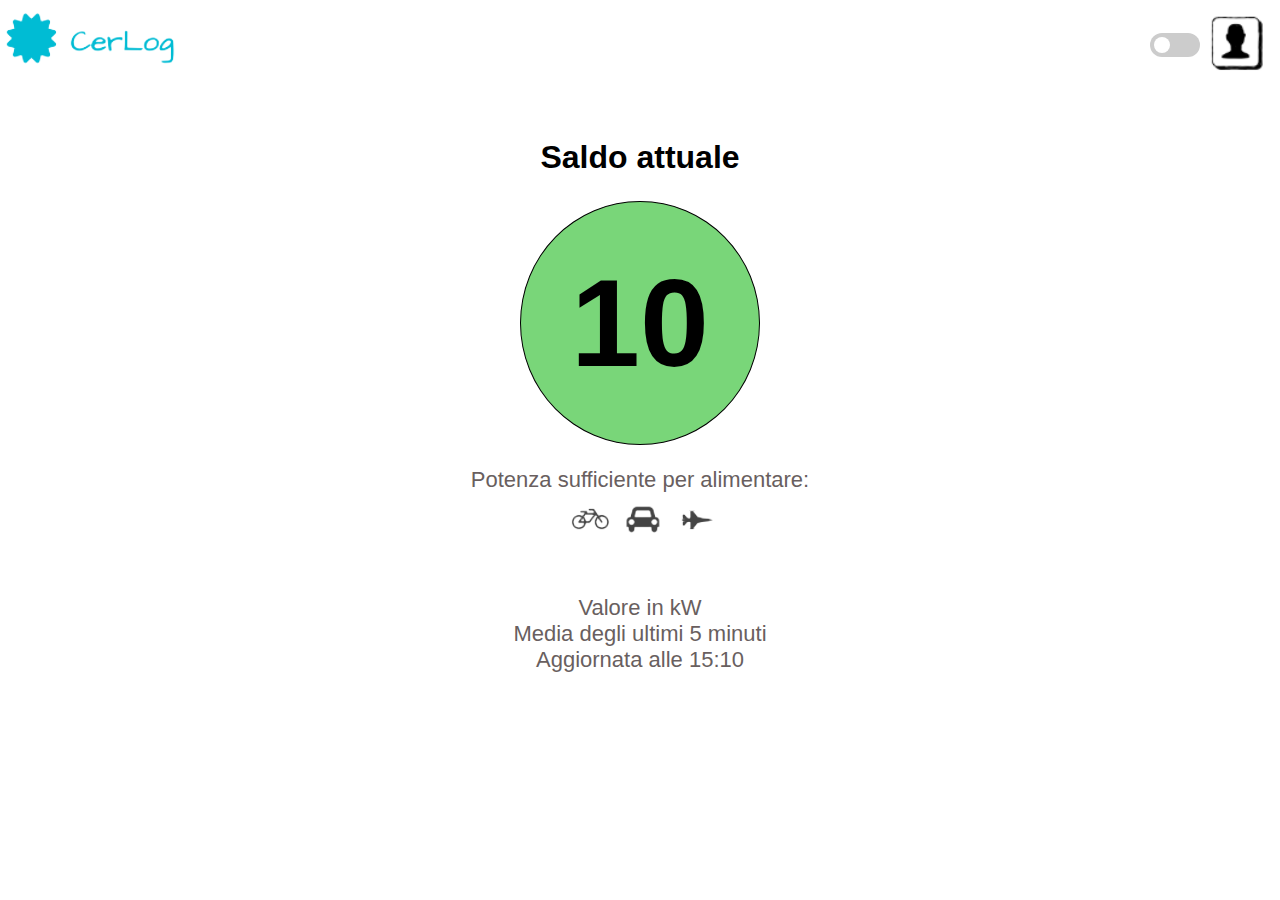
<file: index.html>
<!DOCTYPE html>
<html lang="en">

<head>
    <meta charset="UTF-8">
    <meta http-equiv="X-UA-Compatible" content="IE=edge">
    <meta name="viewport" content="width=device-width, initial-scale=1.0">
    <title>Saldo attuale</title>
    <link rel="stylesheet" href="style.css">
</head>

<body>
    <header class="header">
        <section class="logo">
            <img src="logo.png" alt="Logo CerLog">
        </section>

        <section class="user-menu"> 
            <div class="profile" onclick="menuToggle()">
                <picture>
                    <img src="userdark.png" id="darkUserPic">
                    <img src="user.png" id="lightUserPic">
                </picture>
            </div>
            <div class="dropdown-menu">
                <ul>
                    <li><a href="#">Saldo attuale</a></li>
                    <li><a href="contributopersonale.html">Contributo personale</a></li>
                    <li><a href="situazionecomunita.html">Situazione comunità</a></li>
                    <li><a href="storicocomunita.html">Storico comunità</a></li>
                </ul>
            </div>
        </section>
    </header>

    <label class="switch">
        <input type="checkbox" onclick="darkMode()">
        <span class="slider round"></span>
    </label>

    <br>
    <h1 class="tablet-title text-center">Saldo attuale</h1>

    <br><br><br>
    <section id="consumption-indicator">
        <button id="indicator-value" class="bg-green text-big text-black border-round">10</button>
    </section>

    <div class="useful-info">
        <p class="consumption-info text-center">Potenza sufficiente per alimentare:</p>
        <img id="lightIcons" class="icons" src="icons.png" alt="icons">
        <img id="darkIcons" class="icons" src="iconsdark.png">
        <p class="consumption-info text-center text-small">Valore in kW <br>Media degli ultimi 5 minuti <br>Aggiornata
            alle
            <span id="hour"></span>
        </p>
    </div>

    <script src="index.js"></script>
</body>

</html>
</file>
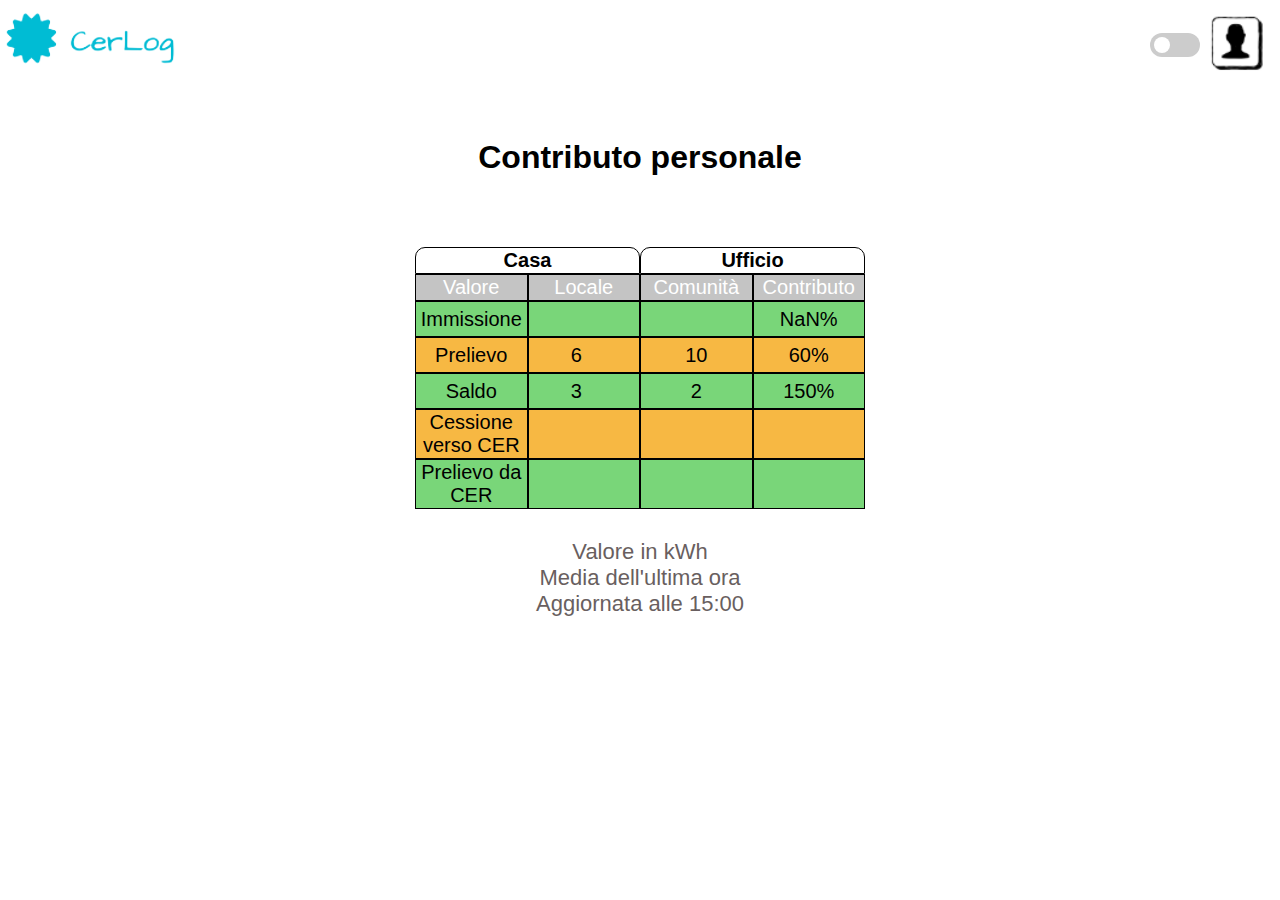
<file: contributopersonale.html>
<!DOCTYPE html>
<html lang="en">

<head>
    <meta charset="UTF-8">
    <meta http-equiv="X-UA-Compatible" content="IE=edge">
    <meta name="viewport" content="width=device-width, initial-scale=1.0">
    <title>Contributo personale</title>
    <link rel="stylesheet" href="style.css">
</head>

<body>
    <header>
        <section class="logo">
            <img src="logo.png" alt="Logo CerLog">
        </section>

        <section class="user-menu">
            <div class="profile" onclick="menuToggle()">
                <picture>
                    <img src="userdark.png" id="darkUserPic">
                    <img src="user.png" id="lightUserPic">
                </picture>
            </div>
            <div class="dropdown-menu">
                <ul>
                    <li><a href="index.html">Saldo attuale</a></li>
                    <li><a href="#">Contributo personale</a></li>
                    <li><a href="situazionecomunita.html">Situazione comunità</a></li>
                    <li><a href="storicocomunita.html">Storico comunità</a></li>
                </ul>
            </div>
        </section>
    </header>

    <label class="switch">
        <input type="checkbox" onclick="darkMode()">
        <span class="slider round"></span>
    </label>

    <br>
    <h1 class="tablet-title text-center">Contributo personale</h1>

    <section id="tab">
        <span id="home" class="tab-content">
            <table class="text-center">
                <thead>
                    <th class="tab-links bg-clicked" onclick="openTab(event, 'home')" colspan="2">Casa</th>
                    <th class="tab-links bg-clicked" onclick="openTab(event, 'office')" colspan="2">Ufficio</th>
                </thead>
                <tbody>
                    <tr class="bg-gray text-white">
                        <td>Valore</td>
                        <td>Locale</td>
                        <td>Comunità</td>
                        <td>Contributo</td>
                    </tr>
                    <tr class="bg-green">
                        <td>Immissione</td>
                        <td><input id="cell1" class="bg-green" type="number" step="1"
                                onchange="calculatePercentage('cell1','community','output'), randomizeItem('cell1')">
                        </td>
                        <td id="community"></td>
                        <td id="output">25%</td>
                    </tr>
                    <tr class="bg-orange">
                        <td>Prelievo</td>
                        <td><input id="cell2" class="bg-orange" type="number" step="1" value="6"
                                onchange="calculatePercentage('cell2', 'community2', 'output2')"></td>
                        <td id="community2">10</td>
                        <td id="output2">10%</td>
                    </tr>
                    <tr class="bg-green">
                        <td>Saldo</td>
                        <td><input id="cell3" class="bg-green" type="number" step="1" value="3"
                                onchange="calculatePercentage('cell3', 'community3', 'output3')"></td>
                        <td id="community3">2</td>
                        <td id="output3">50%</td>
                    </tr>
                    <tr class="bg-orange">
                        <td>Cessione verso CER</td>
                        <td></td>
                        <td></td>
                        <td></td>
                    </tr>
                    <tr class="bg-green">
                        <td>Prelievo da CER</td>
                        <td></td>
                        <td></td>
                        <td></td>
                    </tr>
                </tbody>
            </table>
        </span>

        <span id="office" class="tab-content">
            <table class="text-center">
                <thead>
                    <th class="tab-links" onclick="openTab(event, 'home')" colspan="2">Casa</th>
                    <th class="tab-links" onclick="openTab(event, 'office')" colspan="2">Ufficio</th>
                </thead>
                <tbody>
                    <tr class="bg-gray text-white">
                        <td>Valore</td>
                        <td>Locale</td>
                        <td>Comunità</td>
                        <td>Contributo</td>
                    </tr>
                    <tr class="bg-orange">
                        <td>Immissione</td>
                        <td><input id="cell4" class="bg-orange" type="number" step="1" value="6"
                                onchange="calculatePercentage('cell4','community4','output4')"></td>
                        <td id="community4">24</td>
                        <td id="output4">25%</td>
                    </tr>
                    <tr class="bg-green">
                        <td>Prelievo</td>
                        <td><input id="cell5" class="bg-green" type="number" step="1" value="4"
                                onchange="calculatePercentage('cell5','community5','output5')"></td>
                        <td id="community5">10</td>
                        <td id="output5">40%</td>
                    </tr>
                    <tr class="bg-orange">
                        <td>Saldo</td>
                        <td><input id="cell6" class="bg-orange" type="number" step="1" value="1"
                                onchange="calculatePercentage('cell6','community6','output6')"></td>
                        <td id="community6">2</td>
                        <td id="output6">50%</td>
                    </tr>
                    <tr class="bg-green">
                        <td>Cessione verso CER</td>
                        <td></td>
                        <td></td>
                        <td></td>
                    </tr>
                    <tr class="bg-orange">
                        <td>Prelievo da CER</td>
                        <td></td>
                        <td></td>
                        <td></td>
                    </tr>
                </tbody>
            </table>
        </span>
    </section>

    <br><br><br><br><br><br>
    <p class="consumption-info text-center text-small">Valore in kWh <br>Media dell'ultima ora <br>Aggiornata alle
        <span id="hour"></span>
    </p>

    <script src="averageHour.js"></script>
    <script type="module" src="newFile.js"></script>
</body>

</html>
</file>
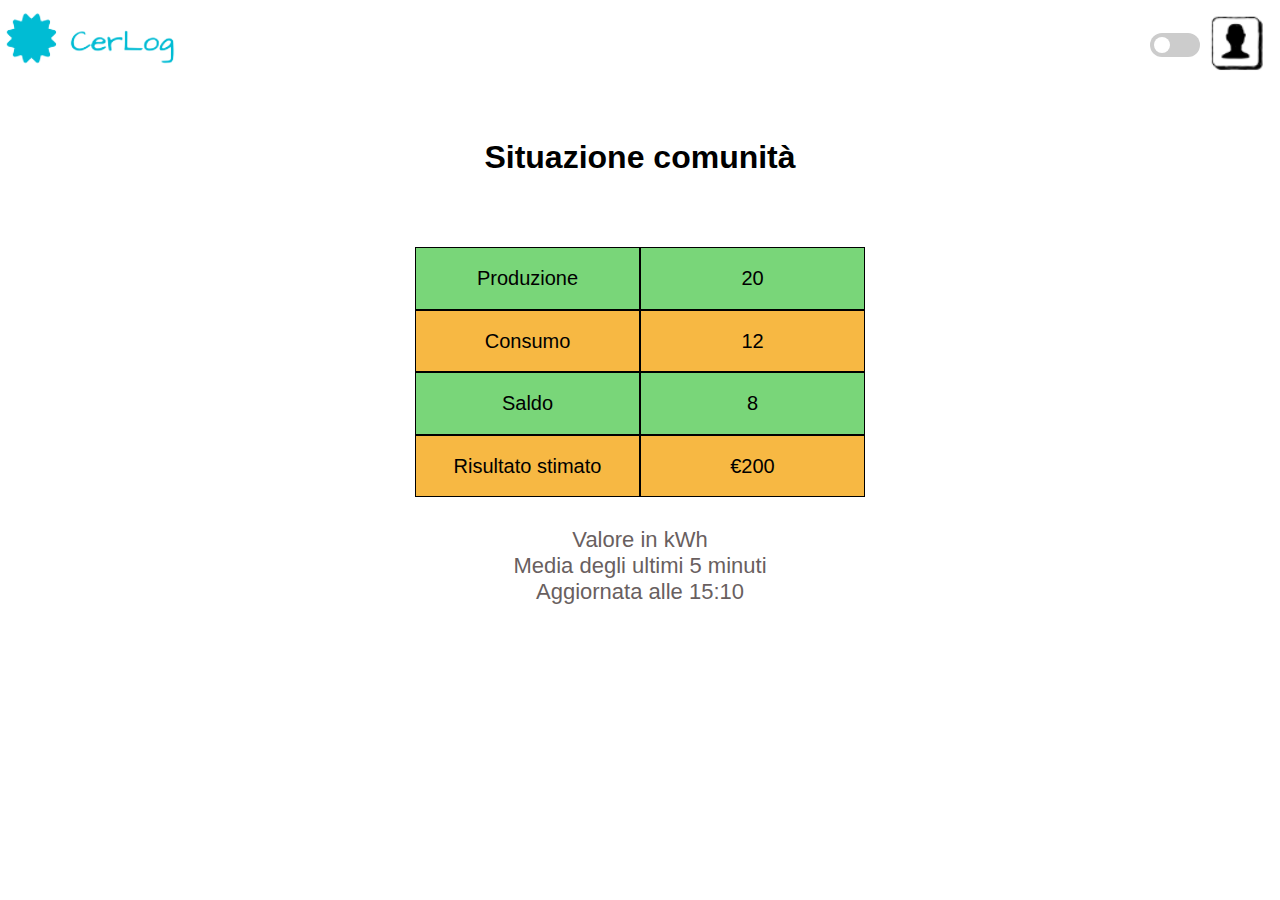
<file: situazionecomunita.html>
<!DOCTYPE html>
<html lang="en">

<head>
    <meta charset="UTF-8">
    <meta http-equiv="X-UA-Compatible" content="IE=edge">
    <meta name="viewport" content="width=device-width, initial-scale=1.0">
    <title>Situazione comunità</title>
    <link rel="stylesheet" href="style.css">
</head>

<body>
    <header>
        <section class="logo">
            <img src="logo.png" alt="Logo CerLog">
        </section>

        <section class="user-menu">
            <div class="profile" onclick="menuToggle()">
                <picture>
                    <img src="userdark.png" id="darkUserPic">
                    <img src="user.png" id="lightUserPic">
                </picture>
            </div>
            <div class="dropdown-menu">
                <ul>
                    <li><a href="index.html">Saldo attuale</a></li>
                    <li><a href="contributopersonale.html">Contributo personale</a></li>
                    <li><a href="#">Situazione comunità</a></li>
                    <li><a href="storicocomunita.html">Storico comunità</a></li>
                </ul>
            </div>
        </section>
    </header>

    <label class="switch">
        <input type="checkbox" onclick="darkMode()">
        <span class="slider round"></span>
    </label>

    <br>
    <h1 class="tablet-title text-center">Situazione comunità</h1>

    <section class="tabella-sitc">
        <table class="text-center">
            <tbody>
                <tr class="bg-green">
                    <td>Produzione</td>
                    <td>20</td>
                </tr>
                <tr class="bg-orange">
                    <td>Consumo</td>
                    <td>12</td>
                </tr>
                <tr class="bg-green">
                    <td>Saldo</td>
                    <td>8</td>
                </tr>
                <tr class="bg-orange">
                    <td>Risultato stimato</td>
                    <td>€200</td>
                </tr>
            </tbody>
        </table>
    </section>

    <br><br><br><br><br><br>
    <p class="consumption-info text-center text-small">Valore in kWh <br>Media degli ultimi 5 minuti <br>Aggiornata alle
        <span id="hour"></span>
    </p>

    <script src="index.js"></script>
</body>

</html>
</file>
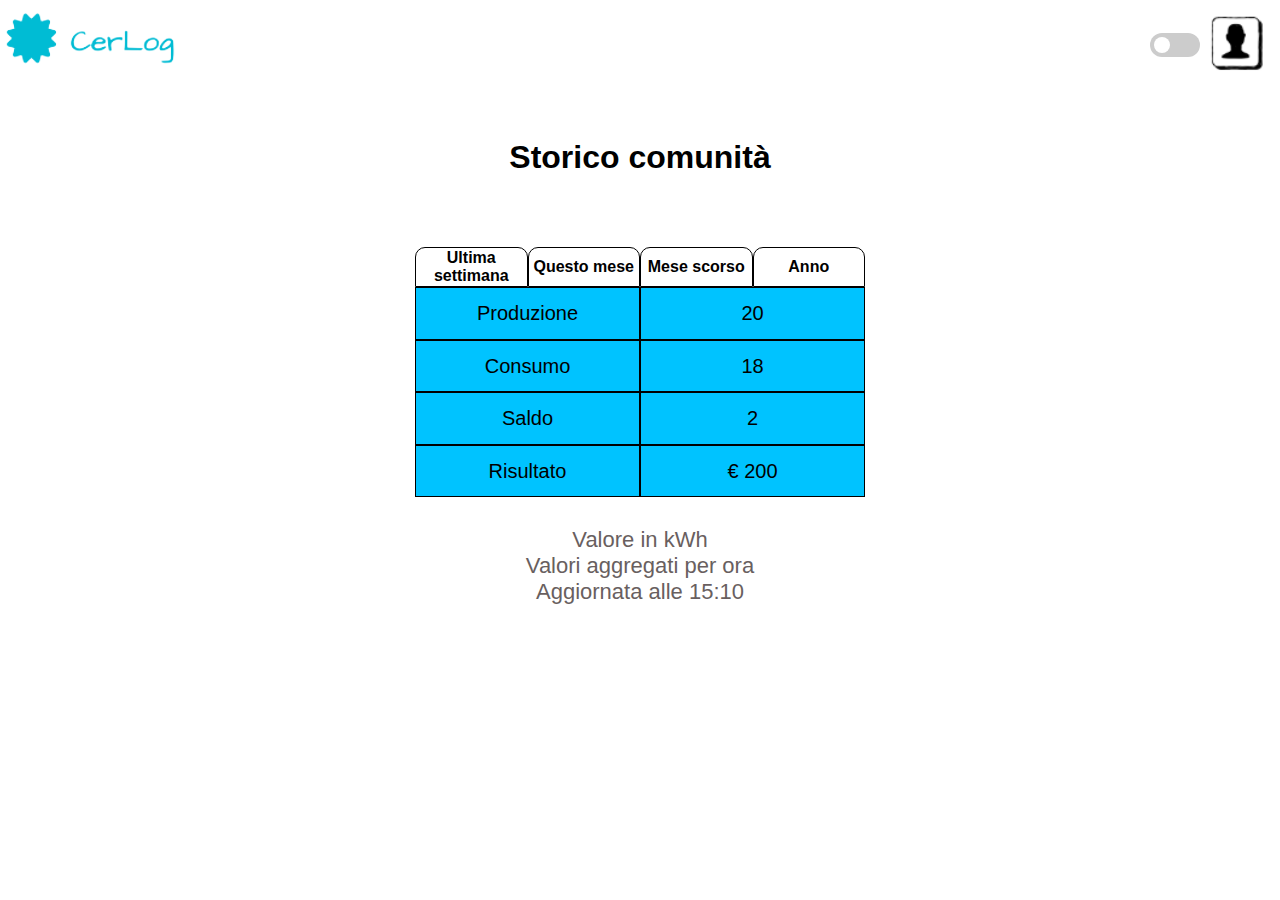
<file: storicocomunita.html>
<!DOCTYPE html>
<html lang="en">

<head>
    <meta charset="UTF-8">
    <meta http-equiv="X-UA-Compatible" content="IE=edge">
    <meta name="viewport" content="width=device-width, initial-scale=1.0">
    <title>Storico comunità</title>
    <link rel="stylesheet" href="style.css">
</head>

<body>
    <header>
        <section class="logo">
            <img src="logo.png" alt="Logo CerLog">
        </section>

        <section class="user-menu">
            <div class="profile" onclick="menuToggle()">
                <picture>
                    <img src="userdark.png" id="darkUserPic">
                    <img src="user.png" id="lightUserPic">
                </picture>
            </div>
            <div class="dropdown-menu">
                <ul>
                    <li><a href="index.html">Saldo attuale</a></li>
                    <li><a href="contributopersonale.html">Contributo personale</a></li>
                    <li><a href="situazionecomunita.html">Situazione comunità</a></li>
                    <li><a href="#">Storico comunità</a></li>
                </ul>
            </div>
        </section>
    </header>

    <label class="switch">
        <input type="checkbox" onclick="darkMode()">
        <span class="slider round"></span>
    </label>

    <br>
    <h1 class="tablet-title text-center">Storico comunità</h1>

    <section class="tab">
        <span id="lastWeek" class="tab-content">
            <table class="text-center">
                <thead class="text-small">
                    <th class="tab-links" onclick="openTab(event, 'lastWeek')">Ultima settimana</th>
                    <th class="tab-links" onclick="openTab(event, 'thisMonth')">Questo mese</th>
                    <th class="tab-links" onclick="openTab(event, 'lastMonth')">Mese scorso</th>
                    <th class="tab-links" onclick="openTab(event, 'year')">Anno</th>
                </thead>
                <tbody class="bg-blue">
                    <tr>
                        <td colspan="2">Produzione</td>
                        <td colspan="2">20</td>
                    </tr>
                    <tr>
                        <td colspan="2">Consumo</td>
                        <td colspan="2">18</td>
                    </tr>
                    <tr>
                        <td colspan="2">Saldo</td>
                        <td colspan="2">2</td>
                    </tr>
                    <tr>
                        <td colspan="2">Risultato</td>
                        <td colspan="2">€ 200</td>
                    </tr>
                </tbody>
            </table>
        </span>

        <span id="thisMonth" class="tab-content">
            <table class="text-center">
                <thead class="text-small">
                    <th class="tab-links" onclick="openTab(event, 'lastWeek')">Ultima settimana</th>
                    <th class="tab-links" onclick="openTab(event, 'thisMonth')">Questo mese</th>
                    <th class="tab-links" onclick="openTab(event, 'lastMonth')">Mese scorso</th>
                    <th class="tab-links" onclick="openTab(event, 'year')">Anno</th>
                </thead>
                <tbody class="bg-green">
                    <tr>
                        <td colspan="2">Produzione</td>
                        <td colspan="2">86</td>
                    </tr>
                    <tr>
                        <td colspan="2">Consumo</td> 
                        <td colspan="2">74</td>
                    </tr>
                    <tr>
                        <td colspan="2">Saldo</td>
                        <td colspan="2">12</td>
                    </tr>
                    <tr>
                        <td colspan="2">Risultato</td>
                        <td colspan="2">€ 1.200</td>
                    </tr>
                </tbody>
            </table>
        </span>


        <span id="lastMonth" class="tab-content">
            <table class="text-center">
                <thead class="text-small">
                    <th class="tab-links" onclick="openTab(event, 'lastWeek')">Ultima settimana</th>
                    <th class="tab-links" onclick="openTab(event, 'thisMonth')">Questo mese</th>
                    <th class="tab-links" onclick="openTab(event, 'lastMonth')">Mese scorso</th>
                    <th class="tab-links" onclick="openTab(event, 'year')">Anno</th>
                </thead>
                <tbody class="bg-orange">
                    <tr>
                        <td colspan="2">Produzione</td>
                        <td colspan="2">95</td>
                    </tr>
                    <tr>
                        <td colspan="2">Consumo</td>
                        <td colspan="2">89</td>
                    </tr>
                    <tr>
                        <td colspan="2">Saldo</td>
                        <td colspan="2">6</td>
                    </tr>
                    <tr>
                        <td colspan="2">Risultato</td>
                        <td colspan="2">€ 600</td>
                    </tr>
                </tbody>
            </table>
        </span>

        <span id="year" class="tab-content">
            <table class="text-center">
                <thead class="text-small">
                    <th class="tab-links" onclick="openTab(event, 'lastWeek')">Ultima settimana</th>
                    <th class="tab-links" onclick="openTab(event, 'thisMonth')">Questo mese</th>
                    <th class="tab-links" onclick="openTab(event, 'lastMonth')">Mese scorso</th>
                    <th class="tab-links" onclick="openTab(event, 'year')">Anno</th>
                </thead>
                <tbody class="bg-purple">
                    <tr>
                        <td colspan="2">Produzione</td>
                        <td colspan="2">1069</td>
                    </tr>
                    <tr>
                        <td colspan="2">Consumo</td>
                        <td colspan="2">994</td>
                    </tr>
                    <tr>
                        <td colspan="2">Saldo</td>
                        <td colspan="2">75</td>
                    </tr>
                    <tr>
                        <td colspan="2">Risultato</td>
                        <td colspan="2">€ 7.500</td>
                    </tr>
                </tbody>
            </table>
        </span>
    </section>

    <br><br><br><br><br><br>
    <p class="consumption-info text-center text-small">Valore in kWh <br>Valori aggregati per ora <br>Aggiornata alle
        <span id="hour"></span>
    </p>


    <script src="index.js"></script>
</body>

</html>
</file>
<file: style.css>
body {
    font-family: 'Segoe UI', Tahoma, Geneva, Verdana, sans-serif;
    margin: auto;
}

.bg-green {
    background-color: rgb(121, 214, 121);
}

.bg-red {
    background-color: red;
}

.bg-gray {
    background-color: rgb(196, 196, 196);
}

.bg-orange {
    background-color: rgb(247, 184, 67);
}

.bg-blue {
    background-color: rgb(0, 195, 255);
}

.bg-purple {
    background-color: rgb(204, 110, 223);
}

.text-center {
    text-align: center;
}

.text-big {
    font-size: 124px;
    font-weight: bold;
}

.text-small {
    font-size: 16px;
}

.text-black {
    color: rgb(0, 0, 0);
}

.text-white {
    color: #fff;
}

.border-round {
    border: 1px black solid;
    border-radius: 50%;
}

.header {
    width: 100%;
    z-index: 1;
}

ul {
    margin: 0;
    padding: 0;
    list-style: none;
    overflow: hidden;
}

a {
    display: block;
    padding: 5px;
    text-decoration: none;
}

a:visited {
    color: black;
}

.logo {
    float: left;
}

.user-menu {
    padding: 10px;
    position: relative;
    float: right;
    cursor: pointer;
}

.dropdown-menu {
    position: absolute;
    top: 80px;
    right: 6px;
    padding: 10px 20px;
    background-color: rgb(219, 255, 250);
    width: 200px;
    box-sizing: 0 5px 25px rgba(0, 0, 0, 0.1);
    border-radius: 15px;
    transition: 0.5s;
    visibility: hidden;
    opacity: 0;
}

.dropdown-menu.active {
    visibility: visible;
    opacity: 1;
    z-index: 9;
}

.dropdown-menu ul li {
    padding: 10px 0;
    border-top: 1px solid rgba(0, 0, 0, 0.05);
    direction: flex;
    align-items: center;
    justify-content: center;
}

.dropdown-menu ul li a {
    display: inline-block;
    font-weight: 500;
    transition: 0, 5s;
}

.dropdown-menu ul li:hover a {
    color: rgb(61, 204, 248);
}

#indicator-value {
    display: block;
    margin: 0 auto;
    padding: 50px;
}

.consumption-info {
    color: rgb(105, 95, 95);
    font-size: 22px;
}

.icons {
    display: block;
    margin: 0 auto;
    margin-top: -22px;
}

#hour {
    display: inline;
}

#hour2 {
    display: inline;
}

table {
    table-layout: fixed;
    width: 450px;
    height: 250px;
    border-spacing: 0;
    font-size: 20px;
    position: relative;
    top: 100px;
    margin: 0 auto;
    clear: both;
}

th {
    border-radius: 10px 10px 0 0;
}

th,
td {
    border: 1px solid black;
}

th:hover {
    background-color: rgb(197, 197, 197);
}

input {
    border: none;
    width: 50px;
    height: 30px;
    font-size: 20px;
    text-align: center;
}

.dark-mode {
    background-color: black;
    color: white;
}

.dark-mode th {
    background-color: white;
    color: black;
}

.dark-mode td {
    color: black;
}

.dark-mode #indicator-value {
    border: 1px solid #fff;
}

.dark-mode .consumption-info {
    color: #fff;
}

#darkUserPic {
    visibility: hidden;
}

.dark-mode #darkUserPic {
    visibility: visible;
    display: inline-block;
    margin-right: -74px;
}

.dark-mode #lightUserPic {
    visibility: hidden;
}

#darkIcons {
    visibility: hidden;
}

.dark-mode #darkIcons {
    visibility: visible;
    display: block;
    margin-top: -50px;
    margin-bottom: 50px;
}

.dark-mode #lightIcons {
    visibility: hidden;
}

.switch {
    display: block;
    float: right;
    margin-top: -56px;
    margin-right: 80px;
    clear: both;
    position: relative;
    width: 50px;
    height: 24px;
}

.switch input {
    opacity: 0;
    width: 0;
    height: 0;
}

.slider {
    position: absolute;
    cursor: pointer;
    top: 0;
    left: 0;
    right: 0;
    bottom: 0;
    background-color: #ccc;
    transition: .4s;
}

.slider:before {
    position: absolute;
    content: "";
    height: 16px;
    width: 16px;
    left: 4px;
    bottom: 4px;
    background-color: white;
    transition: .4s;
}

input:checked+.slider {
    background-color: rgb(61, 204, 248);
}

input:focus+.slider {
    box-shadow: 0 0 1px rgb(61, 204, 248);
}

input:checked+.slider:before {
    transform: translateX(26px);
}

.slider.round {
    border-radius: 34px;
}

.slider.round:before {
    border-radius: 50%;
}

@media (min-device-width : 375px) and (max-device-width : 800px) {
    table {
        width: auto;
        margin: 0 auto;
    }
}

.tablet-title {
    visibility: hidden;
}

@media (min-width: 768px) {
    .tablet-title {
        visibility: visible;
        position: relative;
        top: 50px;
        clear: both;
    }
}
</file>
